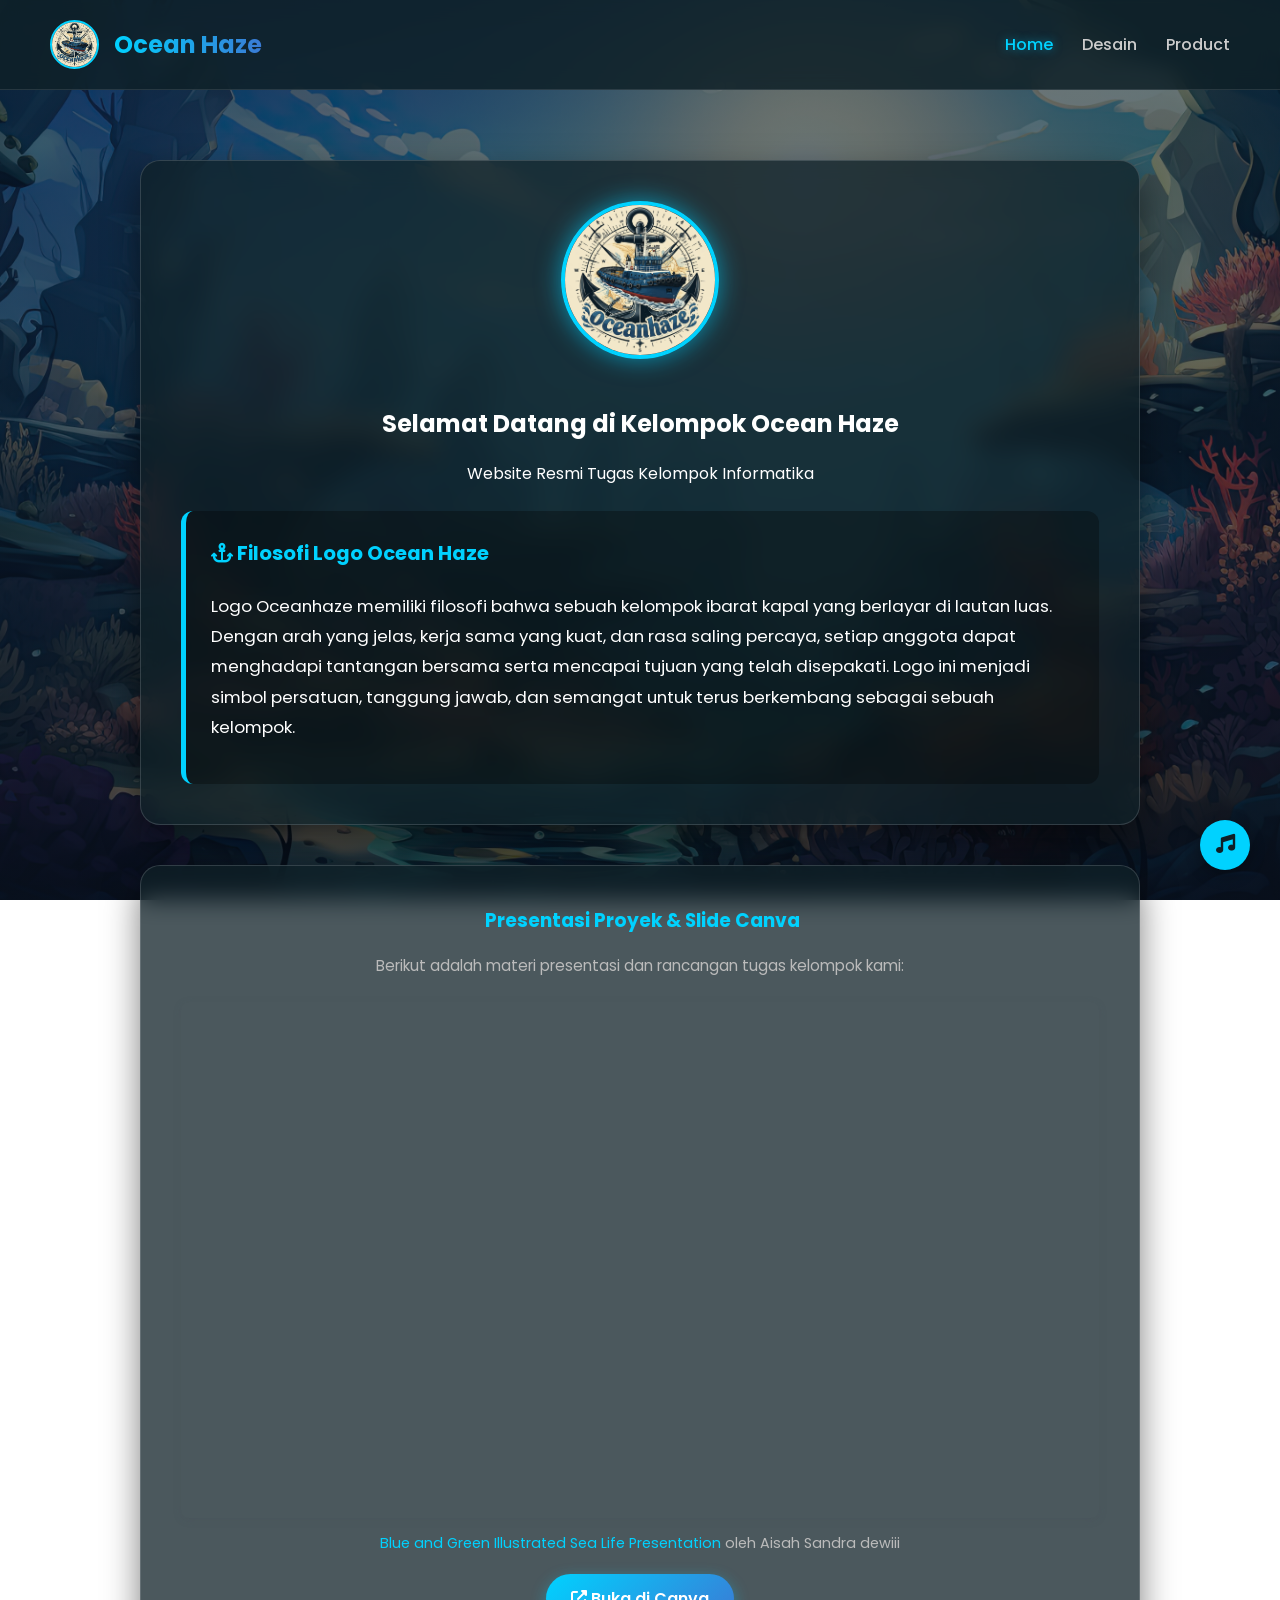
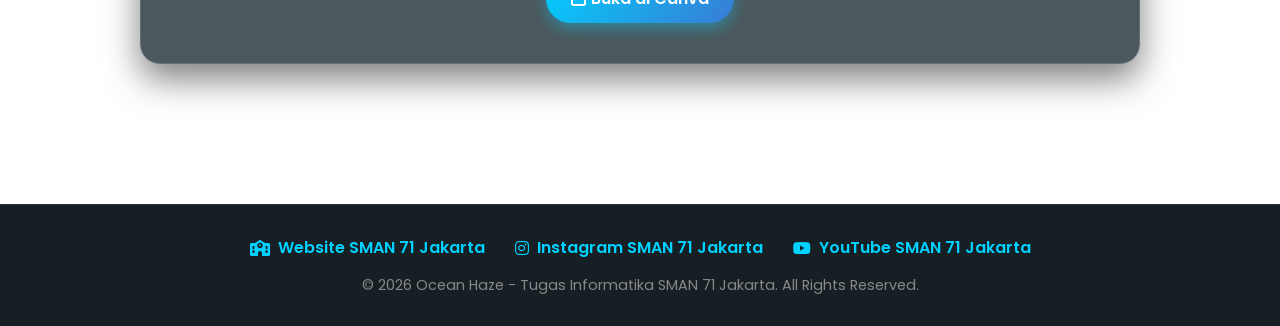
<file: index.html>
<!DOCTYPE html>
<html lang="id">
<head>
    <meta charset="UTF-8">
    <meta name="viewport" content="width=device-width, initial-scale=1.0">
    <title>Ocean Haze - Beranda</title>
    <!-- Google Fonts & FontAwesome untuk Ikon -->
    <link href="https://fonts.googleapis.com/css2?family=Poppins:wght@300;400;600;700&display=swap" rel="stylesheet">
    <link rel="stylesheet" href="https://cdnjs.cloudflare.com/ajax/libs/font-awesome/6.4.0/css/all.min.css">
    <style>
        /* Kustom Mouse Pointer bertema Ocean */
        body, html {
            cursor: url('https://img.icons8.com/color/24/water.png'), auto;
            margin: 0;
            padding: 0;
            font-family: 'Poppins', sans-serif;
            color: #fff;
            overflow-x: hidden;
            scroll-behavior: smooth;
        }

        /* Background Gambar Underwater Cartoon dengan Efek Overlay Gelap agar Teks Jelas */
        .ocean-bg {
            position: fixed;
            top: 0;
            left: 0;
            width: 100%;
            height: 100vh;
            background: linear-gradient(rgba(10, 30, 50, 0.6), rgba(10, 20, 35, 0.7)), 
                        url('view-underwater-sea-life-cartoon-style.jpg') no-repeat center center fixed;
            background-size: cover;
            z-index: -1;
        }

        /* Navigasi / Header */
        header {
            display: flex;
            justify-content: space-between;
            align-items: center;
            padding: 20px 50px;
            background: rgba(15, 32, 39, 0.85);
            backdrop-filter: blur(10px);
            position: sticky;
            top: 0;
            z-index: 100;
            border-bottom: 1px solid rgba(255, 255, 255, 0.1);
        }

        /* Styling untuk Link Logo & Judul */
        .logo-title-link {
            text-decoration: none;
            display: inline-block;
        }

        .logo-title {
            display: flex;
            align-items: center;
            gap: 15px;
            cursor: pointer;
        }

        .logo-title img {
            width: 45px;
            height: 45px;
            border-radius: 50%;
            object-fit: cover;
            border: 2px solid #00d2ff;
            transition: transform 0.3s ease;
        }

        .logo-title-link:hover .logo-title img {
            transform: scale(1.05);
        }

        .logo-title h1 {
            font-size: 1.5rem;
            margin: 0;
            background: linear-gradient(to right, #00d2ff, #3a7bd5);
            -webkit-background-clip: text;
            -webkit-text-fill-color: transparent;
        }

        nav a {
            color: #ccc;
            text-decoration: none;
            margin-left: 25px;
            font-weight: 500;
            transition: 0.3s;
        }

        nav a:hover, nav a.active {
            color: #00d2ff;
            text-shadow: 0 0 10px rgba(0, 210, 255, 0.5);
        }

        /* Konten Utama */
        .container {
            max-width: 1000px;
            margin: 50px auto;
            padding: 20px;
            text-align: center;
        }

        .hero-card {
            background: rgba(15, 32, 39, 0.75);
            backdrop-filter: blur(12px);
            border: 1px solid rgba(255, 255, 255, 0.15);
            border-radius: 20px;
            padding: 40px;
            box-shadow: 0 15px 35px rgba(0, 0, 0, 0.5);
            margin-bottom: 40px;
        }

        .main-logo {
            width: 150px;
            height: 150px;
            border-radius: 50%;
            object-fit: cover;
            border: 4px solid #00d2ff;
            box-shadow: 0 0 25px rgba(0, 210, 255, 0.6);
            margin-bottom: 20px;
            transition: transform 0.5s;
        }

        .main-logo:hover {
            transform: scale(1.05);
        }

        .philosophy-box {
            text-align: left;
            background: rgba(0, 0, 0, 0.3);
            padding: 25px;
            border-radius: 12px;
            border-left: 5px solid #00d2ff;
            margin-top: 25px;
            line-height: 1.8;
            font-size: 1.05rem;
        }

        /* Tombol Kustom untuk Canva */
        .tombol {
            display: inline-block;
            background: linear-gradient(135deg, #00d2ff, #3a7bd5);
            color: #fff;
            padding: 12px 25px;
            border-radius: 25px;
            text-decoration: none;
            font-weight: 600;
            margin-top: 20px;
            box-shadow: 0 5px 15px rgba(0, 210, 255, 0.4);
            transition: 0.3s;
        }

        .tombol:hover {
            transform: translateY(-2px);
            box-shadow: 0 8px 20px rgba(0, 210, 255, 0.6);
            color: #fff;
        }

        .canva-credits {
            margin-top: 15px;
            font-size: 0.9rem;
            color: #bbb;
        }

        .canva-credits a {
            color: #00d2ff;
            text-decoration: none;
        }

        .canva-credits a:hover {
            text-decoration: underline;
        }

        /* Backsound Control Button */
        .audio-control {
            position: fixed;
            bottom: 30px;
            right: 30px;
            background: #00d2ff;
            color: #0f2027;
            border: none;
            width: 50px;
            height: 50px;
            border-radius: 50%;
            cursor: pointer;
            box-shadow: 0 5px 15px rgba(0,0,0,0.3);
            font-size: 1.2rem;
            z-index: 1000;
            transition: 0.3s;
            display: flex;
            align-items: center;
            justify-content: center;
        }

        .audio-control:hover {
            transform: scale(1.1);
            background: #fff;
        }

        /* Footer Credential */
        footer {
            background: rgba(10, 20, 25, 0.95);
            padding: 30px 20px;
            text-align: center;
            border-top: 1px solid rgba(255, 255, 255, 0.1);
            margin-top: 80px;
        }

        .footer-links {
            display: flex;
            justify-content: center;
            gap: 30px;
            margin-bottom: 15px;
            flex-wrap: wrap;
        }

        .footer-links a {
            color: #00d2ff;
            text-decoration: none;
            font-weight: 600;
            display: flex;
            align-items: center;
            gap: 8px;
            transition: 0.3s;
        }

        .footer-links a:hover {
            color: #fff;
            text-shadow: 0 0 8px #00d2ff;
        }

        footer p {
            color: #888;
            font-size: 0.9rem;
            margin: 0;
        }
    </style>
</head>
<body>

    <!-- Background Gambar Bawah Laut -->
    <div class="ocean-bg"></div>

    <!-- Navigasi Website -->
    <header>
        <a href="index.html" class="logo-title-link">
            <div class="logo-title">
                <img src="logo1.jpg" alt="Logo Ocean Haze" onerror="this.src='https://via.placeholder.com/45'">
                <h1>Ocean Haze</h1>
            </div>
        </a>
        <nav>
            <a href="index.html" class="active">Home</a>
            <a href="desain.html">Desain</a>
            <a href="product.html">Product</a>
        </nav>
    </header>

    <!-- Konten Beranda -->
    <div class="container">
        <div class="hero-card">
            <!-- Logo Utama -->
            <img src="logo1.jpg" alt="Logo Ocean Haze" class="main-logo" onerror="this.src='https://via.placeholder.com/150'">
            <h2>Selamat Datang di Kelompok Ocean Haze</h2>
            <p>Website Resmi Tugas Kelompok Informatika</p>

            <!-- Filosofi Logo -->
            <div class="philosophy-box">
                <h3 style="margin-top: 0; color: #00d2ff;"><i class="fa-solid fa-anchor"></i> Filosofi Logo Ocean Haze</h3>
                <p>
                    Logo Oceanhaze memiliki filosofi bahwa sebuah kelompok ibarat kapal yang berlayar di lautan luas. 
                    Dengan arah yang jelas, kerja sama yang kuat, dan rasa saling percaya, setiap anggota dapat menghadapi 
                    tantangan bersama serta mencapai tujuan yang telah disepakati. Logo ini menjadi simbol persatuan, 
                    tanggung jawab, dan semangat untuk terus berkembang sebagai sebuah kelompok.
                </p>
            </div>
        </div>

        <!-- Frame Embed Slide Canva -->
        <div class="hero-card">
            <h3 style="color: #00d2ff; margin-top: 0;"><i class="fa-solid fa-presentation-screen"></i> Presentasi Proyek & Slide Canva</h3>
            <p style="color: #bbb; font-size: 0.95rem;">Berikut adalah materi presentasi dan rancangan tugas kelompok kami:</p>
            
            <div style="position: relative; width: 100%; height: 0; padding-top: 56.2500%; padding-bottom: 0; box-shadow: 0 2px 8px 0 rgba(63,69,81,0.16); margin-top: 1.6em; margin-bottom: 0.9em; overflow: hidden; border-radius: 8px; will-change: transform;">
                <iframe loading="lazy" style="position: absolute; width: 100%; height: 100%; top: 0; left: 0; border: none; padding: 0; margin: 0;"
                    src="https://www.canva.com/design/DAHXHnWVljQ/9hbPjhx41VE2E7U8H_aywQ/view?embed" allowfullscreen="allowfullscreen" allow="fullscreen">
                </iframe>
            </div>

            <div class="canva-credits">
                <a href="https://www.canva.com/design/DAHXHnWVljQ/9hbPjhx41VE2E7U8H_aywQ/view?utm_content=DAHXHnWVljQ&amp;utm_campaign=designshare&amp;utm_medium=embeds&amp;utm_source=link" target="_blank" rel="noopener">Blue and Green Illustrated Sea Life Presentation</a> oleh Aisah Sandra dewiii
            </div>

            <a href="https://canva.link/8p2ozuhrlakd3a4" target="_blank" rel="noopener" class="tombol">
                <i class="fa-solid fa-external-link-alt"></i> Buka di Canva
            </a>
        </div>
    </div>

    <!-- Tombol Backsound Interaktif & Sinkronisasi Antar Laman -->
    <audio id="bgm" loop>
        <source src="Ocean-Haze-Piano.mp3" type="audio/mpeg">
        Browser Anda tidak mendukung audio element.
    </audio>
    <button class="audio-control" id="audioBtn" onclick="toggleAudio()" title="Putar/Hentikan Musik">
        <i class="fa-solid fa-volume-high" id="audioIcon"></i>
    </button>

    <!-- Footer / Credential Akun -->
    <footer>
        <div class="footer-links">
            <a href="https://sman71.sch.id/" target="_blank"><i class="fa-solid fa-school"></i> Website SMAN 71 Jakarta</a>
            <a href="https://www.instagram.com/sman71jakarta/" target="_blank"><i class="fa-brands fa-instagram"></i> Instagram SMAN 71 Jakarta</a>
            <a href="https://www.youtube.com/channel/UCcI6dd5XcopDlPktm4pVB6A" target="_blank"><i class="fa-brands fa-youtube"></i> YouTube SMAN 71 Jakarta</a>
        </div>
        <p>&copy; 2026 Ocean Haze - Tugas Informatika SMAN 71 Jakarta. All Rights Reserved.</p>
    </footer>

	<script>
		const bgm = document.getElementById('bgm');
		const audioBtn = document.getElementById('audioBtn');
		const audioIcon = document.getElementById('audioIcon');

		window.addEventListener('DOMContentLoaded', () => {
			bgm.volume = 0.8;

			// Ambil waktu dan status terakhir dari localStorage
			let savedTime = parseFloat(localStorage.getItem('bgmCurrentTime')) || 0;
			let isPlaying = localStorage.getItem('bgmPlaying') === 'true'; // Default false kecuali diset true

			bgm.currentTime = savedTime;

			if (isPlaying) {
				updateButtonUI(true);
				bgm.play().then(() => {
					startTrackingTime();
				}).catch(error => {
					console.log("Autoplay dicegah browser, menunggu interaksi pengguna...");
					isPlaying = false;
					localStorage.setItem('bgmPlaying', 'false');
					updateButtonUI(false);
					setupUnlockListener();
				});
			} else {
				bgm.pause();
				updateButtonUI(false);
				setupUnlockListener();
			}
		});

		// Simpan posisi waktu lagu setiap 0.5 detik ke localStorage
		function startTrackingTime() {
			setInterval(() => {
				if (!bgm.paused) {
					localStorage.setItem('bgmCurrentTime', bgm.currentTime);
				}
			}, 500);
		}

		// Fungsi tombol play/pause
		function toggleAudio() {
			if (!bgm.paused) {
				bgm.pause();
				localStorage.setItem('bgmPlaying', 'false');
				updateButtonUI(false);
			} else {
				bgm.play().then(() => {
					localStorage.setItem('bgmPlaying', 'true');
					updateButtonUI(true);
					startTrackingTime();
				});
			}
		}

		// Mengubah tampilan ikon dan warna tombol
		function updateButtonUI(playing) {
			if (playing) {
				audioIcon.className = "fa-solid fa-volume-high";
				audioBtn.style.background = "#2ecc71"; // Hijau saat menyala
			} else {
				audioIcon.className = "fa-solid fa-music";
				audioBtn.style.background = "#00d2ff"; // Biru saat mati
			}
		}

		// Membuka blokir audio jika kebijakan browser mencegah autoplay
		function setupUnlockListener() {
			const unlockAudio = () => {
				if (localStorage.getItem('bgmPlaying') === 'true') {
					bgm.play().then(() => {
						updateButtonUI(true);
						startTrackingTime();
						window.removeEventListener('click', unlockAudio);
						window.removeEventListener('keydown', unlockAudio);
						window.removeEventListener('mousemove', unlockAudio);
					}).catch(e => console.log(e));
				}
			};

			window.addEventListener('click', unlockAudio);
			window.addEventListener('keydown', unlockAudio);
			window.addEventListener('mousemove', unlockAudio);
		}
	</script>
</body>
</html>
</file>
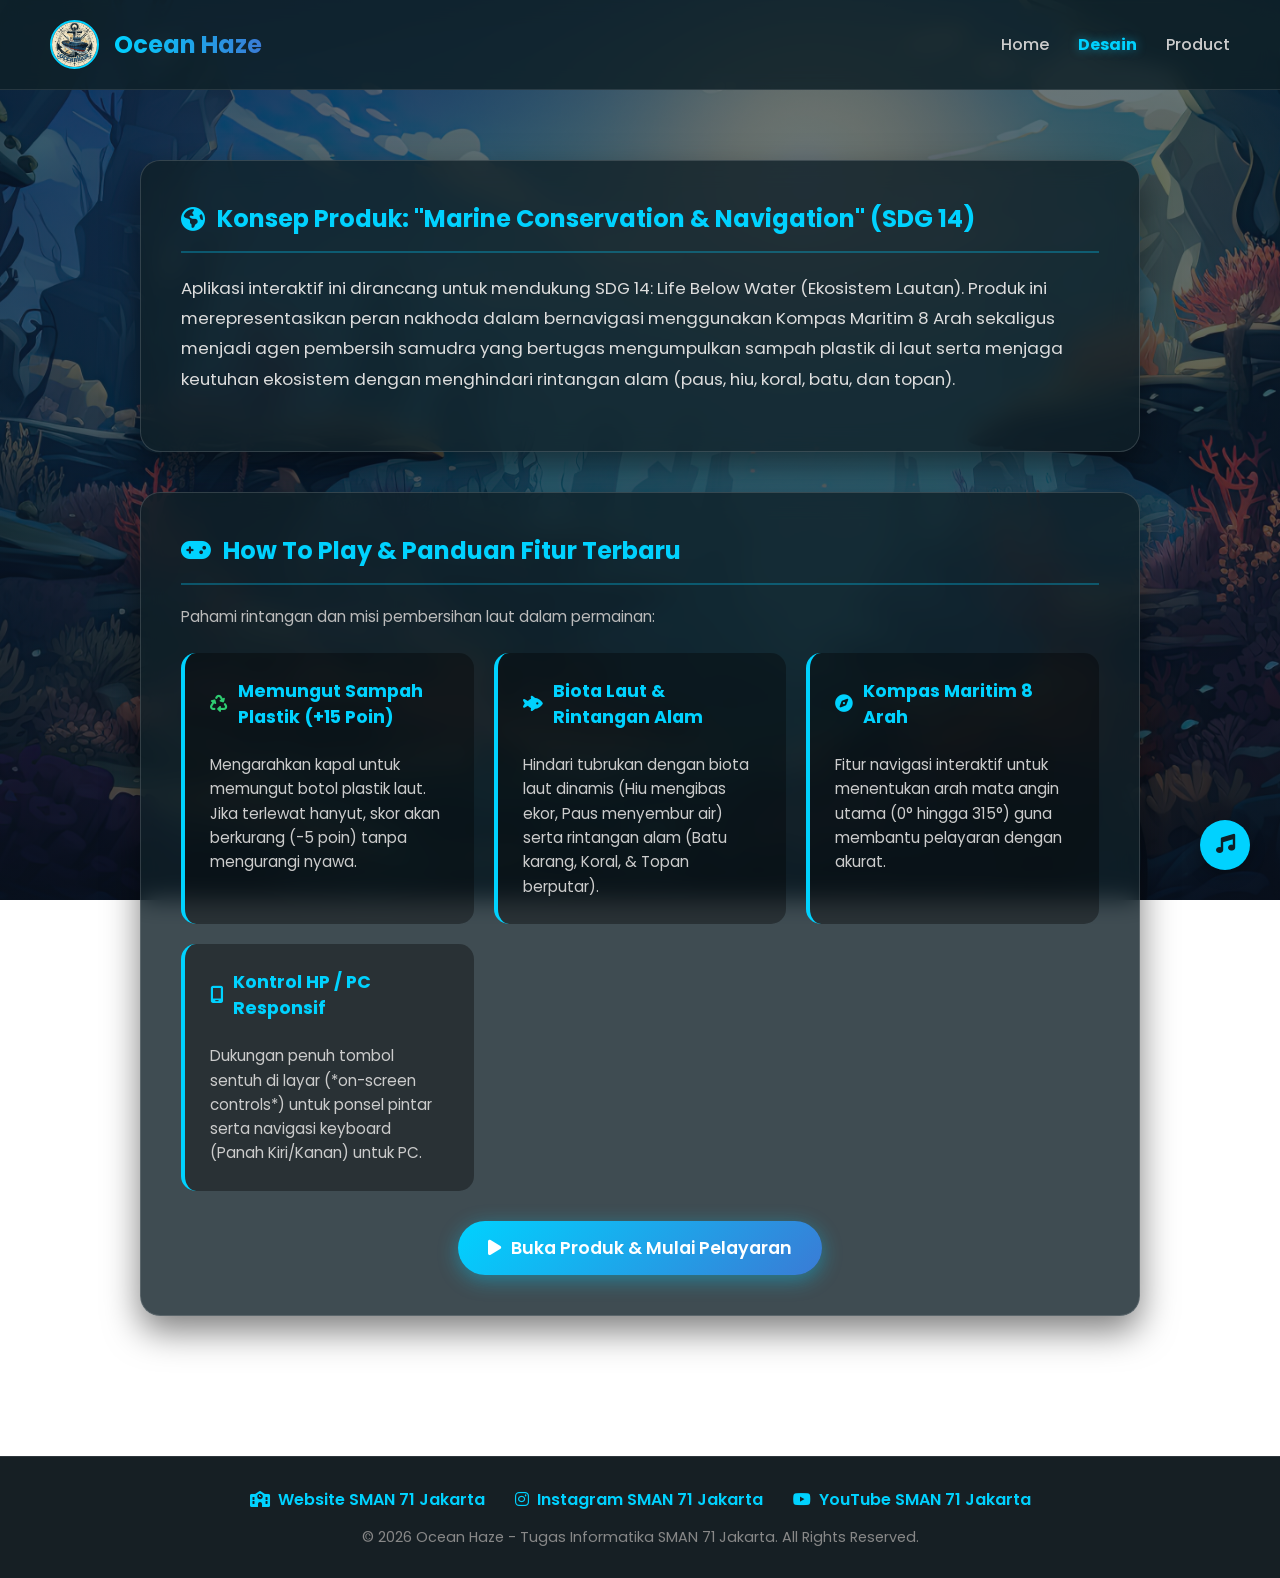
<file: desain.html>
<!DOCTYPE html>
<html lang="id">
<head>
    <meta charset="UTF-8">
    <meta name="viewport" content="width=device-width, initial-scale=1.0">
    <title>Ocean Haze - Desain & How To Play (SDG 14)</title>
    <!-- Google Fonts & FontAwesome -->
    <link href="https://fonts.googleapis.com/css2?family=Poppins:wght@300;400;600;700&display=swap" rel="stylesheet">
    <link rel="stylesheet" href="https://cdnjs.cloudflare.com/ajax/libs/font-awesome/6.4.0/css/all.min.css">
    <style>
        body, html {
            cursor: url('https://img.icons8.com/color/24/water.png'), auto;
            margin: 0;
            padding: 0;
            font-family: 'Poppins', sans-serif;
            color: #fff;
            overflow-x: hidden;
            scroll-behavior: smooth;
        }

        .ocean-bg {
            position: fixed;
            top: 0;
            left: 0;
            width: 100%;
            height: 100vh;
            background: linear-gradient(rgba(10, 30, 50, 0.6), rgba(10, 20, 35, 0.7)), 
                        url('view-underwater-sea-life-cartoon-style.jpg') no-repeat center center fixed;
            background-size: cover;
            z-index: -1;
        }

        header {
            display: flex;
            justify-content: space-between;
            align-items: center;
            padding: 20px 50px;
            background: rgba(15, 32, 39, 0.85);
            backdrop-filter: blur(10px);
            position: sticky;
            top: 0;
            z-index: 100;
            border-bottom: 1px solid rgba(255, 255, 255, 0.1);
        }

        .logo-title-link {
            text-decoration: none;
            display: inline-block;
        }

        .logo-title {
            display: flex;
            align-items: center;
            gap: 15px;
            cursor: pointer;
        }

        .logo-title img {
            width: 45px;
            height: 45px;
            border-radius: 50%;
            object-fit: cover;
            border: 2px solid #00d2ff;
            transition: transform 0.3s ease;
        }

        .logo-title-link:hover .logo-title img {
            transform: scale(1.05);
        }

        .logo-title h1 {
            font-size: 1.5rem;
            margin: 0;
            background: linear-gradient(to right, #00d2ff, #3a7bd5);
            -webkit-background-clip: text;
            -webkit-text-fill-color: transparent;
        }

        nav a {
            color: #ccc;
            text-decoration: none;
            margin-left: 25px;
            font-weight: 500;
            transition: 0.3s;
        }

        nav a:hover, nav a.active {
            color: #00d2ff;
            text-shadow: 0 0 10px rgba(0, 210, 255, 0.5);
        }

        nav a.active {
            color: #00d2ff;
            font-weight: 700;
        }

        .container {
            max-width: 1000px;
            margin: 50px auto;
            padding: 20px;
        }

        .section-card {
            background: rgba(15, 32, 39, 0.8);
            backdrop-filter: blur(12px);
            border: 1px solid rgba(255, 255, 255, 0.15);
            border-radius: 20px;
            padding: 40px;
            box-shadow: 0 15px 35px rgba(0, 0, 0, 0.5);
            margin-bottom: 40px;
        }

        .section-card h2 {
            color: #00d2ff;
            border-bottom: 2px solid rgba(0, 210, 255, 0.3);
            padding-bottom: 15px;
            margin-top: 0;
            display: flex;
            align-items: center;
            gap: 12px;
        }

        .grid-howto {
            display: grid;
            grid-template-columns: repeat(auto-fit, minmax(280px, 1fr));
            gap: 20px;
            margin-top: 25px;
        }

        .howto-item {
            background: rgba(0, 0, 0, 0.35);
            padding: 25px;
            border-radius: 15px;
            border-left: 4px solid #00d2ff;
            transition: transform 0.3s;
        }

        .howto-item:hover {
            transform: translateY(-5px);
            background: rgba(0, 0, 0, 0.5);
        }

        .howto-item h4 {
            color: #00d2ff;
            margin-top: 0;
            font-size: 1.1rem;
            display: flex;
            align-items: center;
            gap: 10px;
        }

        .howto-item p {
            color: #ccc;
            font-size: 0.95rem;
            line-height: 1.6;
            margin-bottom: 0;
        }

        .cta-container {
            text-align: center;
            margin-top: 30px;
        }

        .btn-play {
            display: inline-flex;
            align-items: center;
            gap: 10px;
            background: linear-gradient(135deg, #00d2ff, #3a7bd5);
            color: #fff;
            padding: 14px 30px;
            border-radius: 30px;
            text-decoration: none;
            font-weight: 600;
            font-size: 1.1rem;
            box-shadow: 0 5px 20px rgba(0, 210, 255, 0.4);
            transition: 0.3s;
        }

        .btn-play:hover {
            transform: translateY(-3px);
            box-shadow: 0 8px 25px rgba(0, 210, 255, 0.7);
        }

        .audio-control {
            position: fixed;
            bottom: 30px;
            right: 30px;
            background: #00d2ff;
            color: #0f2027;
            border: none;
            width: 50px;
            height: 50px;
            border-radius: 50%;
            cursor: pointer;
            box-shadow: 0 5px 15px rgba(0,0,0,0.3);
            font-size: 1.2rem;
            z-index: 1000;
            transition: 0.3s;
            display: flex;
            align-items: center;
            justify-content: center;
        }

        .audio-control:hover {
            transform: scale(1.1);
            background: #fff;
        }

        footer {
            background: rgba(10, 20, 25, 0.95);
            padding: 30px 20px;
            text-align: center;
            border-top: 1px solid rgba(255, 255, 255, 0.1);
            margin-top: 80px;
        }

        .footer-links {
            display: flex;
            justify-content: center;
            gap: 30px;
            margin-bottom: 15px;
            flex-wrap: wrap;
        }

        .footer-links a {
            color: #00d2ff;
            text-decoration: none;
            font-weight: 600;
            display: flex;
            align-items: center;
            gap: 8px;
            transition: 0.3s;
        }

        .footer-links a:hover {
            color: #fff;
            text-shadow: 0 0 8px #00d2ff;
        }

        footer p {
            color: #888;
            font-size: 0.9rem;
            margin: 0;
        }
    </style>
</head>
<body>

    <div class="ocean-bg"></div>

    <header>
        <a href="index.html" class="logo-title-link">
            <div class="logo-title">
                <img src="logo1.jpg" alt="Logo Ocean Haze" onerror="this.src='https://via.placeholder.com/45'">
                <h1>Ocean Haze</h1>
            </div>
        </a>
        <nav>
            <a href="index.html">Home</a>
            <a href="desain.html" class="active">Desain</a>
            <a href="product.html">Product</a>
        </nav>
    </header>

    <div class="container">
        
        <!-- Konsep Produk Berbasis SDG 14 -->
        <div class="section-card">
            <h2><i class="fa-solid fa-earth-americas"></i> Konsep Produk: "Marine Conservation & Navigation" (SDG 14)</h2>
            <p style="line-height: 1.8; color: #ddd; font-size: 1.05rem;">
                Aplikasi interaktif ini dirancang untuk mendukung SDG 14: Life Below Water (Ekosistem Lautan). Produk ini merepresentasikan peran nakhoda dalam bernavigasi menggunakan Kompas Maritim 8 Arah sekaligus menjadi agen pembersih samudra yang bertugas mengumpulkan sampah plastik di laut serta menjaga keutuhan ekosistem dengan menghindari rintangan alam (paus, hiu, koral, batu, dan topan).
            </p>
        </div>

        <!-- Panduan How To Play -->
        <div class="section-card">
            <h2><i class="fa-solid fa-gamepad"></i> How To Play & Panduan Fitur Terbaru</h2>
            <p style="color: #bbb; font-size: 0.95rem;">Pahami rintangan dan misi pembersihan laut dalam permainan:</p>

            <div class="grid-howto">
                <div class="howto-item">
                    <h4><i class="fa-solid fa-recycle" style="color: #2ecc71;"></i> Memungut Sampah Plastik (+15 Poin)</h4>
                    <p>Mengarahkan kapal untuk memungut botol plastik laut. Jika terlewat hanyut, skor akan berkurang (-5 poin) tanpa mengurangi nyawa.</p>
                </div>

                <div class="howto-item">
                    <h4><i class="fa-solid fa-fish-fins"></i> Biota Laut & Rintangan Alam</h4>
                    <p>Hindari tubrukan dengan biota laut dinamis (Hiu mengibas ekor, Paus menyembur air) serta rintangan alam (Batu karang, Koral, & Topan berputar).</p>
                </div>

                <div class="howto-item">
                    <h4><i class="fa-solid fa-compass"></i> Kompas Maritim 8 Arah</h4>
                    <p>Fitur navigasi interaktif untuk menentukan arah mata angin utama (0° hingga 315°) guna membantu pelayaran dengan akurat.</p>
                </div>

                <div class="howto-item">
                    <h4><i class="fa-solid fa-mobile-screen"></i> Kontrol HP / PC Responsif</h4>
                    <p>Dukungan penuh tombol sentuh di layar (*on-screen controls*) untuk ponsel pintar serta navigasi keyboard (Panah Kiri/Kanan) untuk PC.</p>
                </div>
            </div>

            <div class="cta-container">
                <a href="product.html" class="btn-play">
                    <i class="fa-solid fa-play"></i> Buka Produk & Mulai Pelayaran
                </a>
            </div>
        </div>

    </div>

    <audio id="bgm" loop>
        <source src="Ocean-Haze-Piano.mp3" type="audio/mpeg">
        Browser Anda tidak mendukung audio element.
    </audio>
    <button class="audio-control" id="audioBtn" onclick="toggleAudio()" title="Putar/Hentikan Musik">
        <i class="fa-solid fa-volume-high" id="audioIcon"></i>
    </button>

    <footer>
        <div class="footer-links">
            <a href="https://sman71.sch.id/" target="_blank"><i class="fa-solid fa-school"></i> Website SMAN 71 Jakarta</a>
            <a href="https://www.instagram.com/sman71jakarta/" target="_blank"><i class="fa-brands fa-instagram"></i> Instagram SMAN 71 Jakarta</a>
            <a href="https://www.youtube.com/channel/UCcI6dd5XcopDlPktm4pVB6A" target="_blank"><i class="fa-brands fa-youtube"></i> YouTube SMAN 71 Jakarta</a>
        </div>
        <p>&copy; 2026 Ocean Haze - Tugas Informatika SMAN 71 Jakarta. All Rights Reserved.</p>
    </footer>

    <script>
        const bgm = document.getElementById('bgm');
        const audioBtn = document.getElementById('audioBtn');
        const audioIcon = document.getElementById('audioIcon');

        window.addEventListener('DOMContentLoaded', () => {
            bgm.volume = 0.8;
            let savedTime = parseFloat(localStorage.getItem('bgmCurrentTime')) || 0;
            let isPlaying = localStorage.getItem('bgmPlaying') === 'true';

            bgm.currentTime = savedTime;

            if (isPlaying) {
                updateButtonUI(true);
                bgm.play().then(() => {
                    startTrackingTime();
                }).catch(error => {
                    localStorage.setItem('bgmPlaying', 'false');
                    updateButtonUI(false);
                    setupUnlockListener();
                });
            } else {
                bgm.pause();
                updateButtonUI(false);
                setupUnlockListener();
            }
        });

        function startTrackingTime() {
            setInterval(() => {
                if (!bgm.paused) {
                    localStorage.setItem('bgmCurrentTime', bgm.currentTime);
                }
            }, 500);
        }

        function toggleAudio() {
            if (!bgm.paused) {
                bgm.pause();
                localStorage.setItem('bgmPlaying', 'false');
                updateButtonUI(false);
            } else {
                bgm.play().then(() => {
                    localStorage.setItem('bgmPlaying', 'true');
                    updateButtonUI(true);
                    startTrackingTime();
                });
            }
        }

        function updateButtonUI(playing) {
            if (playing) {
                audioIcon.className = "fa-solid fa-volume-high";
                audioBtn.style.background = "#2ecc71";
            } else {
                audioIcon.className = "fa-solid fa-music";
                audioBtn.style.background = "#00d2ff";
            }
        }

        function setupUnlockListener() {
            const unlockAudio = () => {
                if (localStorage.getItem('bgmPlaying') === 'true') {
                    bgm.play().then(() => {
                        updateButtonUI(true);
                        startTrackingTime();
                        window.removeEventListener('click', unlockAudio);
                        window.removeEventListener('keydown', unlockAudio);
                        window.removeEventListener('mousemove', unlockAudio);
                    }).catch(e => console.log(e));
                }
            };
            window.addEventListener('click', unlockAudio);
            window.addEventListener('keydown', unlockAudio);
            window.addEventListener('mousemove', unlockAudio);
        }
    </script>
</body>
</html>
</file>
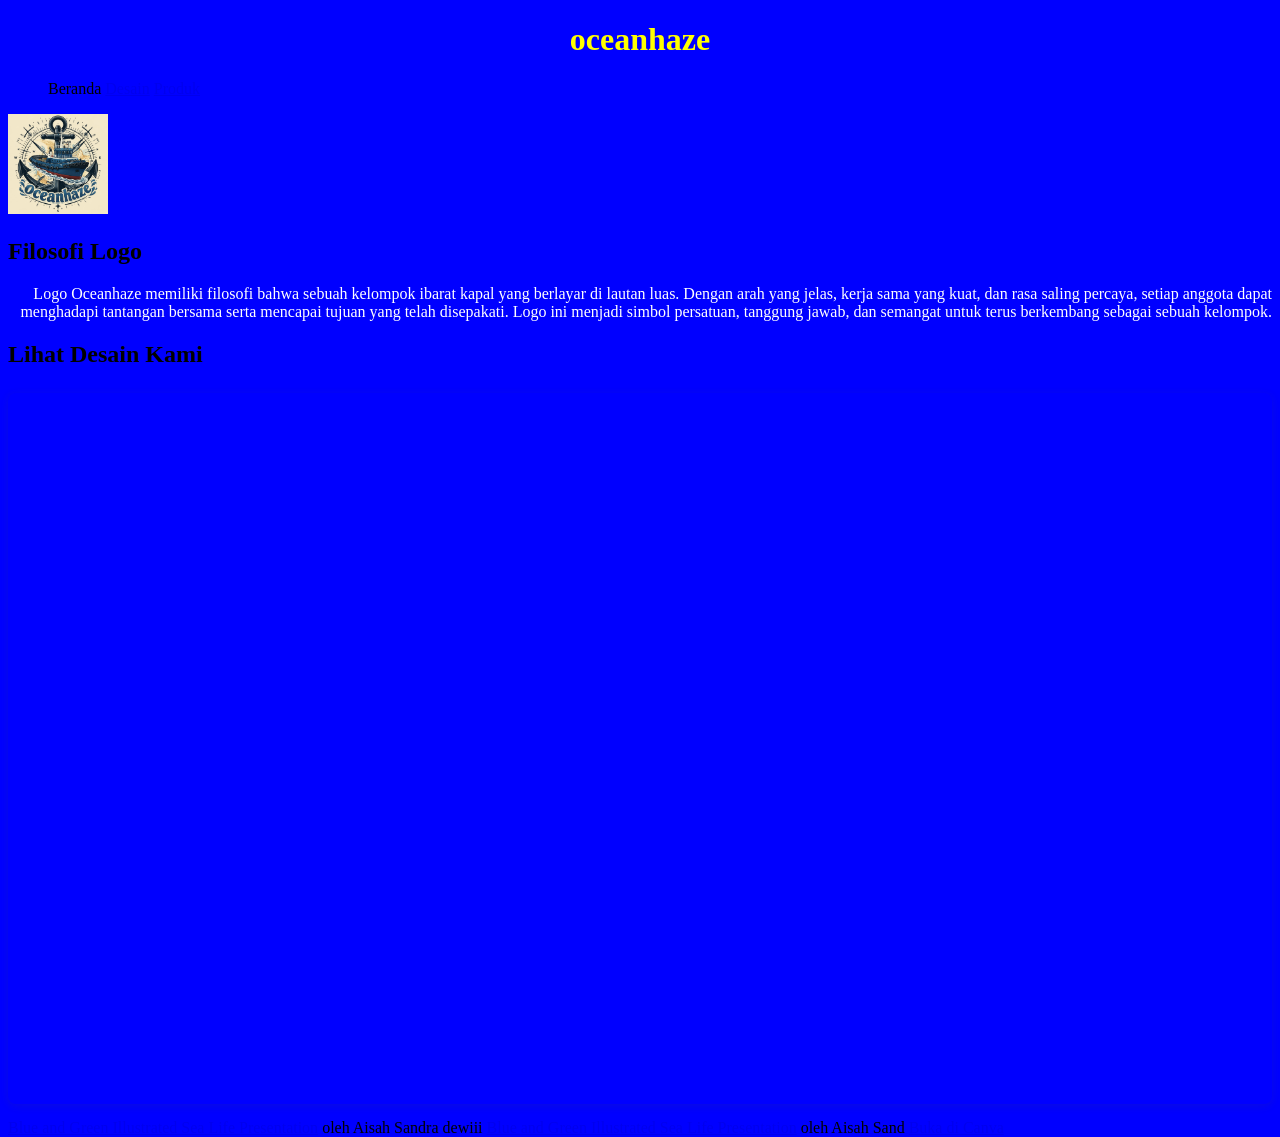
<file: index(v1).html>
<!DOCTYPE html>
<html lang="id">
<head>
  <meta charset="UTF-8">
  <meta name="viewport" content="width=device-width, initial-scale=1.0">
  <title>oceanhaze</title>
  <link rel="stylesheet" href="style.css">
</head>
<body>
  
    <h1>oceanhaze</h1>

    <ul>
      <li>Beranda</li>
      <li><a href="desain.html">Desain</a></li>
      <li><a href="produk.html">Produk</a></li>
    </ul>

    <img src="logo1.jpg" alt="oceanhaze" class="logo">

    <h2>Filosofi Logo</h2>
    <p>Logo Oceanhaze memiliki filosofi bahwa sebuah kelompok ibarat kapal yang berlayar di lautan luas. Dengan arah yang jelas, kerja sama yang kuat, dan rasa saling percaya, setiap anggota dapat menghadapi tantangan bersama serta mencapai tujuan yang telah disepakati. Logo ini menjadi simbol persatuan, tanggung jawab, dan semangat untuk terus berkembang sebagai sebuah kelompok.   </p>

    <h2>Lihat Desain Kami</h2>

<div style="position: relative; width: 100%; height: 0; padding-top: 56.2500%;
 padding-bottom: 0; box-shadow: 0 2px 8px 0 rgba(63,69,81,0.16); margin-top: 1.6em; margin-bottom: 0.9em; overflow: hidden;
 border-radius: 8px; will-change: transform;">
  <iframe loading="lazy" style="position: absolute; width: 100%; height: 100%; top: 0; left: 0; border: none; padding: 0;margin: 0;"
    src="https://www.canva.com/design/DAHXHnWVljQ/9hbPjhx41VE2E7U8H_aywQ/view?embed" allowfullscreen="allowfullscreen" allow="fullscreen">
  </iframe>
</div>
<a href="https:&#x2F;&#x2F;www.canva.com&#x2F;design&#x2F;DAHXHnWVljQ&#x2F;9hbPjhx41VE2E7U8H_aywQ&#x2F;view?utm_content=DAHXHnWVljQ&amp;utm_campaign=designshare&amp;utm_medium=embeds&amp;utm_source=link" target="_blank" rel="noopener">Blue and Green Illustrated Sea Life Presentation</a> oleh Aisah Sandra dewiii
<a href="https:&#x2F;&#x2F;www.canva.com&#x2F;design&#x2F;DAHXHnWVljQ&#x2F;9hbPjhx41VE2E7U8H_aywQ&#x2F;view?utm_content=DAHXHnWVljQ&amp;utm_campaign=designshare&amp;utm_medium=embeds&amp;utm_source=link" target="_blank" rel="noopener">Blue and Green Illustrated Sea Life Presentation</a> oleh Aisah Sand

<a href="https://canva.link/8p2ozuhrlakd3a4" target="_blank" rel="noopener" class="tombol">
  Buka di Canva</a>
  </div>
</body>
</html>
</file>
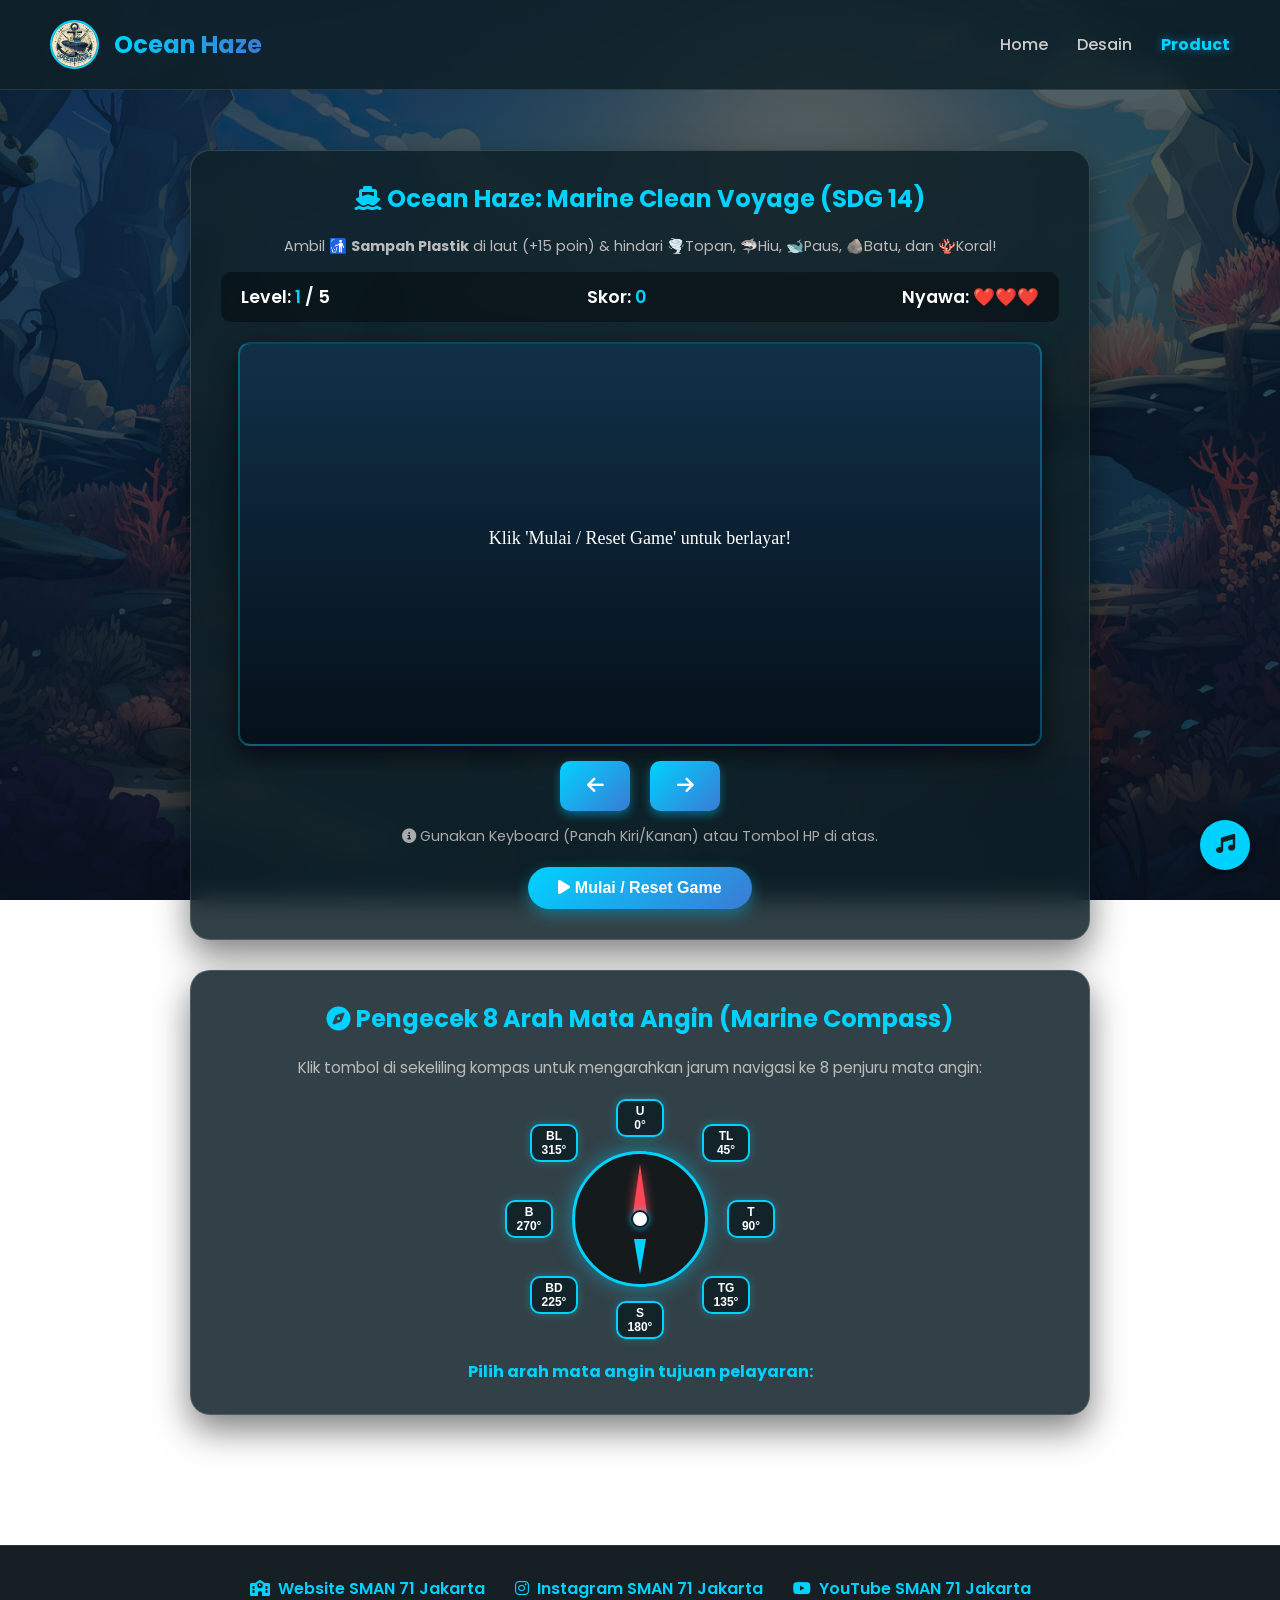
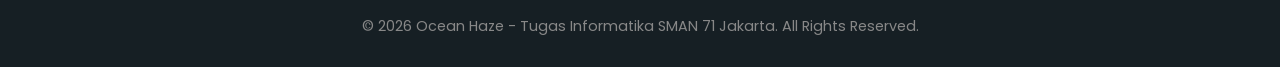
<file: product.html>
<!DOCTYPE html>
<html lang="id">
<head>
    <meta charset="UTF-8">
    <meta name="viewport" content="width=device-width, initial-scale=1.0">
    <title>Ocean Haze - Product & Kompas Navigasi (SDG 14)</title>
    <!-- Google Fonts & FontAwesome -->
    <link href="https://fonts.googleapis.com/css2?family=Poppins:wght@300;400;600;700&display=swap" rel="stylesheet">
    <link rel="stylesheet" href="https://cdnjs.cloudflare.com/ajax/libs/font-awesome/6.4.0/css/all.min.css">
    <style>
        body, html {
            cursor: url('https://img.icons8.com/color/24/water.png'), auto;
            margin: 0;
            padding: 0;
            font-family: 'Poppins', sans-serif;
            color: #fff;
            overflow-x: hidden;
            scroll-behavior: smooth;
        }

        .ocean-bg {
            position: fixed;
            top: 0;
            left: 0;
            width: 100%;
            height: 100vh;
            background: linear-gradient(rgba(10, 30, 50, 0.7), rgba(10, 20, 35, 0.8)), 
                        url('view-underwater-sea-life-cartoon-style.jpg') no-repeat center center fixed;
            background-size: cover;
            z-index: -1;
        }

        header {
            display: flex;
            justify-content: space-between;
            align-items: center;
            padding: 20px 50px;
            background: rgba(15, 32, 39, 0.85);
            backdrop-filter: blur(10px);
            position: sticky;
            top: 0;
            z-index: 100;
            border-bottom: 1px solid rgba(255, 255, 255, 0.1);
        }

        .logo-title-link {
            text-decoration: none;
            display: inline-block;
        }

        .logo-title {
            display: flex;
            align-items: center;
            gap: 15px;
            cursor: pointer;
        }

        .logo-title img {
            width: 45px;
            height: 45px;
            border-radius: 50%;
            object-fit: cover;
            border: 2px solid #00d2ff;
            transition: transform 0.3s ease;
        }

        .logo-title-link:hover .logo-title img {
            transform: scale(1.05);
        }

        .logo-title h1 {
            font-size: 1.5rem;
            margin: 0;
            background: linear-gradient(to right, #00d2ff, #3a7bd5);
            -webkit-background-clip: text;
            -webkit-text-fill-color: transparent;
        }

        nav a {
            color: #ccc;
            text-decoration: none;
            margin-left: 25px;
            font-weight: 500;
            transition: 0.3s;
        }

        nav a:hover, nav a.active {
            color: #00d2ff;
            text-shadow: 0 0 10px rgba(0, 210, 255, 0.5);
        }

        nav a.active {
            color: #00d2ff;
            font-weight: 700;
        }

        .container {
            max-width: 900px;
            margin: 40px auto;
            padding: 20px;
            text-align: center;
        }

        .game-card, .compass-card {
            background: rgba(15, 32, 39, 0.85);
            backdrop-filter: blur(12px);
            border: 1px solid rgba(255, 255, 255, 0.15);
            border-radius: 20px;
            padding: 30px;
            box-shadow: 0 15px 35px rgba(0, 0, 0, 0.5);
            margin-bottom: 30px;
        }

        .game-header {
            display: flex;
            justify-content: space-between;
            align-items: center;
            background: rgba(0, 0, 0, 0.4);
            padding: 12px 20px;
            border-radius: 10px;
            margin-bottom: 20px;
            font-size: 1.1rem;
            font-weight: 600;
            flex-wrap: wrap;
            gap: 10px;
        }

        .stat-item span {
            color: #00d2ff;
        }

        canvas {
            background: linear-gradient(to bottom, #103048, #05101a);
            border-radius: 12px;
            border: 2px solid rgba(0, 210, 255, 0.3);
            box-shadow: 0 10px 25px rgba(0, 0, 0, 0.6);
            display: block;
            margin: 0 auto;
            max-width: 100%;
            height: auto;
        }

        .mobile-controls {
            display: flex;
            justify-content: center;
            gap: 20px;
            margin-top: 15px;
        }

        .ctrl-btn {
            background: linear-gradient(135deg, #00d2ff, #3a7bd5);
            color: #fff;
            border: none;
            width: 70px;
            height: 50px;
            border-radius: 10px;
            font-size: 1.2rem;
            font-weight: bold;
            cursor: pointer;
            box-shadow: 0 4px 10px rgba(0, 210, 255, 0.4);
            transition: 0.2s;
        }

        .ctrl-btn:active {
            transform: scale(0.95);
            background: #fff;
            color: #0f2027;
        }

        .game-controls-info {
            margin-top: 15px;
            color: #aaa;
            font-size: 0.9rem;
        }

        .btn-game {
            background: linear-gradient(135deg, #00d2ff, #3a7bd5);
            color: #fff;
            border: none;
            padding: 12px 30px;
            border-radius: 25px;
            font-size: 1rem;
            font-weight: 600;
            cursor: pointer;
            margin-top: 20px;
            box-shadow: 0 5px 15px rgba(0, 210, 255, 0.4);
            transition: 0.3s;
        }

        .btn-game:hover {
            transform: translateY(-2px);
            box-shadow: 0 8px 20px rgba(0, 210, 255, 0.6);
        }

        /* COMPASS STYLES */
        .compass-outer-wrapper {
            position: relative;
            width: 240px;
            height: 240px;
            margin: 20px auto;
            display: flex;
            align-items: center;
            justify-content: center;
        }

        .compass-circle {
            width: 130px;
            height: 130px;
            border: 3px solid #00d2ff;
            border-radius: 50%;
            position: absolute;
            background: rgba(0, 0, 0, 0.6);
            display: flex;
            align-items: center;
            justify-content: center;
            box-shadow: 0 0 20px rgba(0, 210, 255, 0.5);
            z-index: 2;
        }

        .compass-needle-wrapper {
            position: absolute;
            width: 100%;
            height: 100%;
            display: flex;
            align-items: center;
            justify-content: center;
            transition: transform 0.6s cubic-bezier(0.34, 1.56, 0.64, 1);
        }

        .compass-arrow-up {
            position: absolute;
            top: 10px;
            width: 0;
            height: 0;
            border-left: 7px solid transparent;
            border-right: 7px solid transparent;
            border-bottom: 50px solid #ff4757;
            filter: drop-shadow(0 0 5px rgba(255, 71, 87, 0.8));
        }

        .compass-arrow-down {
            position: absolute;
            bottom: 10px;
            width: 0;
            height: 0;
            border-left: 6px solid transparent;
            border-right: 6px solid transparent;
            border-top: 35px solid #00d2ff;
        }

        .compass-center-pin {
            width: 14px;
            height: 14px;
            background: #fff;
            border: 2px solid #0f2027;
            border-radius: 50%;
            position: absolute;
            z-index: 10;
            box-shadow: 0 0 6px rgba(0, 210, 255, 0.8);
        }

        .circle-btn {
            position: absolute;
            width: 48px;
            height: 38px;
            background: rgba(15, 32, 39, 0.9);
            border: 2px solid #00d2ff;
            color: #fff;
            border-radius: 10px;
            font-weight: bold;
            font-size: 0.75rem;
            cursor: pointer;
            box-shadow: 0 0 8px rgba(0, 210, 255, 0.3);
            transition: 0.3s;
            z-index: 5;
            display: flex;
            align-items: center;
            justify-content: center;
        }

        .circle-btn:hover, .circle-btn.active {
            background: #00d2ff;
            color: #0f2027;
            transform: scale(1.1);
            box-shadow: 0 0 15px rgba(0, 210, 255, 0.9);
        }

        .btn-u  { top: 0px; left: 50%; transform: translateX(-50%); }
        .btn-tl { top: 25px; right: 10px; }
        .btn-t  { top: 50%; right: -15px; transform: translateY(-50%); }
        .btn-tg { bottom: 25px; right: 10px; }
        .btn-s  { bottom: 0px; left: 50%; transform: translateX(-50%); }
        .btn-bd { bottom: 25px; left: 10px; }
        .btn-b  { top: 50%; left: -15px; transform: translateY(-50%); }
        .btn-bl { top: 25px; left: 10px; }

        .compass-label {
            font-weight: bold;
            font-size: 1rem;
            color: #00d2ff;
            margin-top: 15px;
        }

        .audio-control {
            position: fixed;
            bottom: 30px;
            right: 30px;
            background: #00d2ff;
            color: #0f2027;
            border: none;
            width: 50px;
            height: 50px;
            border-radius: 50%;
            cursor: pointer;
            box-shadow: 0 5px 15px rgba(0,0,0,0.3);
            font-size: 1.2rem;
            z-index: 1000;
            transition: 0.3s;
            display: flex;
            align-items: center;
            justify-content: center;
        }

        .audio-control:hover {
            transform: scale(1.1);
            background: #fff;
        }

        footer {
            background: rgba(10, 20, 25, 0.95);
            padding: 30px 20px;
            text-align: center;
            border-top: 1px solid rgba(255, 255, 255, 0.1);
            margin-top: 80px;
        }

        .footer-links {
            display: flex;
            justify-content: center;
            gap: 30px;
            margin-bottom: 15px;
            flex-wrap: wrap;
        }

        .footer-links a {
            color: #00d2ff;
            text-decoration: none;
            font-weight: 600;
            display: flex;
            align-items: center;
            gap: 8px;
            transition: 0.3s;
        }

        .footer-links a:hover {
            color: #fff;
            text-shadow: 0 0 8px #00d2ff;
        }

        footer p {
            color: #888;
            font-size: 0.9rem;
            margin: 0;
        }
    </style>
</head>
<body>

    <div class="ocean-bg"></div>

    <header>
        <a href="index.html" class="logo-title-link">
            <div class="logo-title">
                <img src="logo1.jpg" alt="Logo Ocean Haze" onerror="this.src='https://via.placeholder.com/45'">
                <h1>Ocean Haze</h1>
            </div>
        </a>
        <nav>
            <a href="index.html">Home</a>
            <a href="desain.html">Desain</a>
            <a href="product.html" class="active">Product</a>
        </nav>
    </header>

    <div class="container">
        
        <div class="game-card">
            <h2 style="color: #00d2ff; margin-top: 0;"><i class="fa-solid fa-ship"></i> Ocean Haze: Marine Clean Voyage (SDG 14)</h2>
            <p style="color: #bbb; font-size: 0.9rem; margin-bottom: 15px;">
                Ambil 🚮 <b>Sampah Plastik</b> di laut (+15 poin) & hindari 🌪️Topan, 🦈Hiu, 🐋Paus, 🪨Batu, dan 🪸Koral!
            </p>

            <div class="game-header">
                <div class="stat-item">Level: <span id="levelDisplay">1</span> / 5</div>
                <div class="stat-item">Skor: <span id="scoreDisplay">0</span></div>
                <div class="stat-item">Nyawa: <span id="livesDisplay">❤️❤️❤️</span></div>
            </div>

            <canvas id="gameCanvas" width="800" height="400"></canvas>

            <div class="mobile-controls">
                <button class="ctrl-btn" ontouchstart="moveLeft()" onmousedown="moveLeft()" onmouseup="stopBoat()" ontouchend="stopBoat()"><i class="fa-solid fa-arrow-left"></i></button>
                <button class="ctrl-btn" ontouchstart="moveRight()" onmousedown="moveRight()" onmouseup="stopBoat()" ontouchend="stopBoat()"><i class="fa-solid fa-arrow-right"></i></button>
            </div>

            <div class="game-controls-info">
                <i class="fa-solid fa-circle-info"></i> Gunakan Keyboard (Panah Kiri/Kanan) atau Tombol HP di atas.
            </div>

            <button class="btn-game" id="startBtn" onclick="startGame()"><i class="fa-solid fa-play"></i> Mulai / Reset Game</button>
        </div>

        <div class="compass-card">
            <h2 style="color: #00d2ff; margin-top: 0;"><i class="fa-solid fa-compass"></i> Pengecek 8 Arah Mata Angin (Marine Compass)</h2>
            <p style="color: #bbb; font-size: 0.95rem;">
                Klik tombol di sekeliling kompas untuk mengarahkan jarum navigasi ke 8 penjuru mata angin:
            </p>

            <div class="compass-outer-wrapper">
                <div class="compass-circle">
                    <div class="compass-needle-wrapper" id="compassNeedleWrapper">
                        <div class="compass-arrow-up"></div>
                        <div class="compass-arrow-down"></div>
                    </div>
                    <div class="compass-center-pin"></div>
                </div>

                <button class="circle-btn btn-u" onclick="setDirection('Utara', 0, this)">U<br>0°</button>
                <button class="circle-btn btn-tl" onclick="setDirection('Timur Laut', 45, this)">TL<br>45°</button>
                <button class="circle-btn btn-t" onclick="setDirection('Timur', 90, this)">T<br>90°</button>
                <button class="circle-btn btn-tg" onclick="setDirection('Tenggara', 135, this)">TG<br>135°</button>
                <button class="circle-btn btn-s" onclick="setDirection('Selatan', 180, this)">S<br>180°</button>
                <button class="circle-btn btn-bd" onclick="setDirection('Barat Daya', 225, this)">BD<br>225°</button>
                <button class="circle-btn btn-b" onclick="setDirection('Barat', 270, this)">B<br>270°</button>
                <button class="circle-btn btn-bl" onclick="setDirection('Barat Laut', 315, this)">BL<br>315°</button>
            </div>

            <div class="compass-label" id="directionStatus">Pilih arah mata angin tujuan pelayaran:</div>
        </div>

    </div>

    <audio id="bgm" loop>
        <source src="Ocean-Haze-Piano.mp3" type="audio/mpeg">
        Browser Anda tidak mendukung audio element.
    </audio>
    <button class="audio-control" id="audioBtn" onclick="toggleAudio()" title="Putar/Hentikan Musik">
        <i class="fa-solid fa-volume-high" id="audioIcon"></i>
    </button>

    <footer>
        <div class="footer-links">
            <a href="https://sman71.sch.id/" target="_blank"><i class="fa-solid fa-school"></i> Website SMAN 71 Jakarta</a>
            <a href="https://www.instagram.com/sman71jakarta/" target="_blank"><i class="fa-brands fa-instagram"></i> Instagram SMAN 71 Jakarta</a>
            <a href="https://www.youtube.com/channel/UCcI6dd5XcopDlPktm4pVB6A" target="_blank"><i class="fa-brands fa-youtube"></i> YouTube SMAN 71 Jakarta</a>
        </div>
        <p>&copy; 2026 Ocean Haze - Tugas Informatika SMAN 71 Jakarta. All Rights Reserved.</p>
    </footer>

    <script>
        // 1. SINKRONISASI BGM PERSISTEN
        const bgm = document.getElementById('bgm');
        const audioBtn = document.getElementById('audioBtn');
        const audioIcon = document.getElementById('audioIcon');

        window.addEventListener('DOMContentLoaded', () => {
            bgm.volume = 0.8;
            let savedTime = parseFloat(localStorage.getItem('bgmCurrentTime')) || 0;
            let isPlaying = localStorage.getItem('bgmPlaying') === 'true';

            bgm.currentTime = savedTime;

            if (isPlaying) {
                updateButtonUI(true);
                bgm.play().then(() => {
                    startTrackingTime();
                }).catch(error => {
                    localStorage.setItem('bgmPlaying', 'false');
                    updateButtonUI(false);
                    setupUnlockListener();
                });
            } else {
                bgm.pause();
                updateButtonUI(false);
                setupUnlockListener();
            }
        });

        function startTrackingTime() {
            setInterval(() => {
                if (!bgm.paused) {
                    localStorage.setItem('bgmCurrentTime', bgm.currentTime);
                }
            }, 500);
        }

        function toggleAudio() {
            if (!bgm.paused) {
                bgm.pause();
                localStorage.setItem('bgmPlaying', 'false');
                updateButtonUI(false);
            } else {
                bgm.play().then(() => {
                    localStorage.setItem('bgmPlaying', 'true');
                    updateButtonUI(true);
                    startTrackingTime();
                });
            }
        }

        function updateButtonUI(playing) {
            if (playing) {
                audioIcon.className = "fa-solid fa-volume-high";
                audioBtn.style.background = "#2ecc71";
            } else {
                audioIcon.className = "fa-solid fa-music";
                audioBtn.style.background = "#00d2ff";
            }
        }

        function setupUnlockListener() {
            const unlockAudio = () => {
                if (localStorage.getItem('bgmPlaying') === 'true') {
                    bgm.play().then(() => {
                        updateButtonUI(true);
                        startTrackingTime();
                        window.removeEventListener('click', unlockAudio);
                        window.removeEventListener('keydown', unlockAudio);
                        window.removeEventListener('mousemove', unlockAudio);
                    }).catch(e => console.log(e));
                }
            };
            window.addEventListener('click', unlockAudio);
            window.addEventListener('keydown', unlockAudio);
            window.addEventListener('mousemove', unlockAudio);
        }

        // 2. LOGIKA GAME RINTANGAN & SAMPAH
        const canvas = document.getElementById("gameCanvas");
        const ctx = canvas.getContext("2d");

        let boat = { x: 375, y: 320, width: 60, height: 50, speed: 7, dx: 0 };
        let items = [];
        let score = 0;
        let lives = 3;
        let level = 1;
        let gameInterval = null;
        let spawnTimer = 0;

        window.addEventListener("keydown", (e) => {
            if(e.key === "ArrowLeft" || e.key === "a") moveLeft();
            if(e.key === "ArrowRight" || e.key === "d") moveRight();
        });
        window.addEventListener("keyup", (e) => {
            if(e.key === "ArrowLeft" || e.key === "a" || e.key === "ArrowRight" || e.key === "d") stopBoat();
        });

        function moveLeft() { boat.dx = -boat.speed; }
        function moveRight() { boat.dx = boat.speed; }
        function stopBoat() { boat.dx = 0; }

        function startGame() {
            boat.x = 375;
            items = [];
            score = 0;
            lives = 3;
            level = 1;
            spawnTimer = 0;
            document.getElementById("scoreDisplay").innerText = score;
            document.getElementById("levelDisplay").innerText = level;
            document.getElementById("livesDisplay").innerText = "❤️".repeat(lives);
            document.getElementById("startBtn").innerText = "Main Lagi (Reset)";
            if(gameInterval) clearInterval(gameInterval);
            gameInterval = setInterval(updateGame, 1000 / 60);
        }

        // MONSTER & OBSTACLES & TRASH SPAWNER
        function spawnItem() {
            let types = ["sampah", "topan", "hiu", "paus", "batu", "koral"];
            // Probabilitas: 35% Sampah, sisanya Rintangan
            let rand = Math.random();
            let chosenType = "sampah";
            if (rand > 0.35) {
                let obsTypes = ["topan", "hiu", "paus", "batu", "koral"];
                chosenType = obsTypes[Math.floor(Math.random() * obsTypes.length)];
            }

            let baseSize = 45;
            if(chosenType === "paus") baseSize = 65; // Paus lebih besar
            if(chosenType === "sampah") baseSize = 35; // Sampah lebih kecil

            let xPos = Math.random() * (canvas.width - baseSize - 20) + 10;
            let speedMultiplier = 1 + (level - 1) * 0.3;

            items.push({
                x: xPos,
                y: -70,
                width: baseSize,
                height: baseSize,
                speed: (2.2 + Math.random() * 2) * speedMultiplier,
                type: chosenType,
                angle: 0,
                rotSpeed: (Math.random() * 0.08) + 0.04
            });
        }

        function drawBoat(x, y) {
            ctx.save();
            ctx.translate(x, y);

            ctx.fillStyle = "#8B4513";
            ctx.beginPath();
            ctx.moveTo(10, 35); ctx.lineTo(50, 35);
            ctx.lineTo(42, 48); ctx.lineTo(18, 48);
            ctx.closePath(); ctx.fill();
            ctx.strokeStyle = "#5c2c09"; ctx.lineWidth = 2; ctx.stroke();

            ctx.fillStyle = "#d2b48c"; ctx.fillRect(28, 10, 4, 25);
            ctx.fillStyle = "#ffffff";
            ctx.beginPath();
            ctx.moveTo(32, 12); ctx.lineTo(52, 22); ctx.lineTo(32, 32);
            ctx.closePath(); ctx.fill();

            ctx.fillStyle = "#00d2ff";
            ctx.beginPath();
            ctx.moveTo(32, 10); ctx.lineTo(22, 14); ctx.lineTo(32, 18);
            ctx.closePath(); ctx.fill();

            ctx.restore();
        }

        // GRAFIS PAUS MENYERTAKAN EFEK EMBUSAN AIR
        function drawWhale(obs) {
            ctx.save();
            ctx.translate(obs.x + obs.width / 2, obs.y + obs.height / 2);
            let w = obs.width;
            let h = obs.height;
            let tailWag = Math.sin(obs.y * 0.12) * 0.25;

            // Semburan Air Atas Paus
            ctx.fillStyle = "rgba(0, 210, 255, 0.7)";
            ctx.beginPath();
            ctx.arc(0, -h / 1.8, 6, 0, Math.PI * 2);
            ctx.arc(-5, -h / 1.5, 4, 0, Math.PI * 2);
            ctx.arc(5, -h / 1.5, 4, 0, Math.PI * 2);
            ctx.fill();

            // Badan Paus Biru Gelap
            ctx.fillStyle = "#1e3a8a";
            ctx.beginPath();
            ctx.ellipse(0, 0, w / 2, h / 2.2, 0, 0, Math.PI * 2);
            ctx.fill();

            // Perut Putih Paus
            ctx.fillStyle = "#93c5fd";
            ctx.beginPath();
            ctx.ellipse(0, h / 6, w / 3, h / 4, 0, 0, Math.PI * 2);
            ctx.fill();

            // Ekor Paus Mengibas
            ctx.save();
            ctx.translate(0, -h / 2);
            ctx.rotate(tailWag);
            ctx.fillStyle = "#1e3a8a";
            ctx.beginPath();
            ctx.moveTo(0, 0);
            ctx.lineTo(-w / 2.5, -h / 3);
            ctx.lineTo(w / 2.5, -h / 3);
            ctx.closePath(); ctx.fill();
            ctx.restore();

            // Mata Paus Lucu
            ctx.fillStyle = "#ffffff";
            ctx.beginPath();
            ctx.arc(-w / 4, h / 5, 4, 0, Math.PI * 2);
            ctx.arc(w / 4, h / 5, 4, 0, Math.PI * 2);
            ctx.fill();
            ctx.fillStyle = "#000000";
            ctx.beginPath();
            ctx.arc(-w / 4, h / 5, 2, 0, Math.PI * 2);
            ctx.arc(w / 4, h / 5, 2, 0, Math.PI * 2);
            ctx.fill();

            ctx.restore();
        }

        // BATU LAUT
        function drawRock(obs) {
            ctx.save();
            ctx.translate(obs.x + obs.width / 2, obs.y + obs.height / 2);
            ctx.fillStyle = "#4b5563";
            ctx.beginPath();
            ctx.moveTo(-obs.width/2, obs.height/3);
            ctx.lineTo(-obs.width/3, -obs.height/2);
            ctx.lineTo(obs.width/4, -obs.height/3);
            ctx.lineTo(obs.width/2, obs.height/3);
            ctx.closePath(); ctx.fill();
            ctx.strokeStyle = "#1f2937"; ctx.lineWidth = 3; ctx.stroke();
            ctx.restore();
        }

        // KORAL LAUT
        function drawCoral(obs) {
            ctx.save();
            ctx.translate(obs.x + obs.width / 2, obs.y + obs.height / 2);
            ctx.fillStyle = "#f43f5e"; // Merah muda terang koral
            let w = obs.width / 2;
            ctx.beginPath();
            ctx.arc(-w/2, 0, 10, 0, Math.PI*2);
            ctx.arc(0, -10, 12, 0, Math.PI*2);
            ctx.arc(w/2, 0, 10, 0, Math.PI*2);
            ctx.fillRect(-w/1.5, 0, w*1.3, 15);
            ctx.fill();
            ctx.restore();
        }

        // SAMPAH PLASTIK (BOTOL)
        function drawTrash(obs) {
            ctx.save();
            ctx.translate(obs.x + obs.width / 2, obs.y + obs.height / 2);
            obs.angle += 0.03;
            ctx.rotate(obs.angle);

            // Botol Plastik Cyan Transparan
            ctx.fillStyle = "rgba(56, 189, 248, 0.85)";
            ctx.fillRect(-8, -12, 16, 24);
            ctx.fillStyle = "#ef4444"; // Tutup Botol Merah
            ctx.fillRect(-5, -17, 10, 5);

            // Teks Label "PLASTIK"
            ctx.fillStyle = "#ffffff";
            ctx.font = "bold 8px Poppins";
            ctx.textAlign = "center";
            ctx.fillText("♻️", 0, 4);

            ctx.restore();
        }

        function drawTornado(obs) {
            ctx.save();
            ctx.translate(obs.x + obs.width / 2, obs.y + obs.height / 2);
            obs.angle += obs.rotSpeed;
            ctx.rotate(obs.angle);
            let r = obs.width / 2;
            ctx.strokeStyle = "rgba(220, 240, 255, 0.85)"; ctx.lineWidth = 3;
            for (let i = 1; i <= 4; i++) {
                ctx.beginPath(); ctx.arc(0, 0, (r / 4) * i, 0, Math.PI * 1.5); ctx.stroke();
            }
            ctx.fillStyle = "rgba(100, 180, 255, 0.6)";
            ctx.beginPath(); ctx.arc(0, 0, r / 4, 0, Math.PI * 2); ctx.fill();
            ctx.restore();
        }

        function drawShark(obs) {
            ctx.save();
            ctx.translate(obs.x + obs.width / 2, obs.y + obs.height / 2);
            let w = obs.width; let h = obs.height;
            let tailAngle = Math.sin(obs.y * 0.15) * 0.3;

            ctx.save();
            ctx.translate(0, -h / 2.2); ctx.rotate(tailAngle);
            ctx.fillStyle = "#374151"; ctx.beginPath();
            ctx.moveTo(0, 0); ctx.lineTo(-w / 3, -h / 3); ctx.lineTo(0, -h / 4); ctx.lineTo(w / 3, -h / 3);
            ctx.closePath(); ctx.fill(); ctx.restore();

            ctx.fillStyle = "#4b5563"; ctx.beginPath(); ctx.ellipse(0, 0, w / 2.2, h / 2, 0, 0, Math.PI * 2); ctx.fill();
            ctx.fillStyle = "#e5e7eb"; ctx.beginPath(); ctx.ellipse(0, h / 6, w / 3.5, h / 3, 0, 0, Math.PI * 2); ctx.fill();
            ctx.fillStyle = "#ff4757"; ctx.beginPath();
            ctx.arc(-w / 4, h / 4, 3, 0, Math.PI * 2); ctx.arc(w / 4, h / 4, 3, 0, Math.PI * 2); ctx.fill();
            ctx.restore();
        }

        function updateGame() {
            ctx.clearRect(0, 0, canvas.width, canvas.height);

            boat.x += boat.dx;
            if(boat.x < 0) boat.x = 0;
            if(boat.x + boat.width > canvas.width) boat.x = canvas.width - boat.width;

            drawBoat(boat.x, boat.y);

            spawnTimer++;
            let spawnRate = Math.max(25, 75 - (level * 8));
            if(spawnTimer > spawnRate) {
                spawnItem();
                spawnTimer = 0;
            }

            for(let i = items.length - 1; i >= 0; i--) {
                let item = items[i];
                item.y += item.speed;

                // Render Sesuai Jenis Item
                if(item.type === "topan") drawTornado(item);
                else if(item.type === "hiu") drawShark(item);
                else if(item.type === "paus") drawWhale(item);
                else if(item.type === "batu") drawRock(item);
                else if(item.type === "koral") drawCoral(item);
                else if(item.type === "sampah") drawTrash(item);

                // Tabrakan dengan Perahu
                if(
                    boat.x < item.x + item.width &&
                    boat.x + boat.width > item.x &&
                    boat.y < item.y + item.height &&
                    boat.y + boat.height > item.y
                ) {
                    if(item.type === "sampah") {
                        score += 15; // Ambil Sampah Tambah Skor Banyak!
                        document.getElementById("scoreDisplay").innerText = score;
                    } else {
                        lives--; // Menabrak Rintangan Mengurangi Nyawa
                        document.getElementById("livesDisplay").innerText = "❤️".repeat(lives);
                        if(lives <= 0) { gameOver(); return; }
                    }
                    items.splice(i, 1);
                    continue;
                }

                // Jika Sampah Terlewat (Hanyut ke Bawah)
                if(item.y > canvas.height) {
                    if(item.type === "sampah") {
                        score = Math.max(0, score - 5); // Mengurangi Skor 5 poin (Tanpa mengurangi nyawa)
                        document.getElementById("scoreDisplay").innerText = score;
                    }
                    items.splice(i, 1);

                    // Peningkatan Level Berdasarkan Skor
                    let calculatedLevel = Math.min(5, Math.floor(score / 100) + 1);
                    if(calculatedLevel !== level) {
                        level = calculatedLevel;
                        document.getElementById("levelDisplay").innerText = level;
                        if(level === 5 && score >= 400) { gameWin(); return; }
                    }
                }
            }
        }

        function gameOver() {
            clearInterval(gameInterval);
            ctx.fillStyle = "rgba(0, 0, 0, 0.88)";
            ctx.fillRect(0, 0, canvas.width, canvas.height);
            ctx.fillStyle = "#ff4757";
            ctx.font = "bold 28px Poppins";
            ctx.textAlign = "center";
            ctx.fillText("GAME OVER! KAPAL TENGGELAM", canvas.width / 2, canvas.height / 2 - 20);
            ctx.fillStyle = "#fff";
            ctx.font = "16px Poppins";
            ctx.fillText("Jagalah kelestarian samudra! Coba lagi.", canvas.width / 2, canvas.height / 2 + 20);
        }

        function gameWin() {
            clearInterval(gameInterval);
            ctx.fillStyle = "rgba(0, 0, 0, 0.88)";
            ctx.fillRect(0, 0, canvas.width, canvas.height);
            ctx.fillStyle = "#2ecc71";
            ctx.font = "bold 28px Poppins";
            ctx.textAlign = "center";
            ctx.fillText("🎉 SELAMAT! PAHLAWAN SAMUDRA!", canvas.width / 2, canvas.height / 2 - 20);
            ctx.fillStyle = "#fff";
            ctx.font = "16px Poppins";
            ctx.fillText("Kamu berhasil membersihkan lautan & mendukung SDG 14!", canvas.width / 2, canvas.height / 2 + 20);
        }

        function setDirection(dirName, angle, btnElement) {
            const needleWrapper = document.getElementById("compassNeedleWrapper");
            const status = document.getElementById("directionStatus");
            needleWrapper.style.transform = `rotate(${angle}deg)`;
            status.innerHTML = `Arah Pelayaran Terkunci: <span style="color: #00d2ff;">${dirName} (${angle}°)</span> - Kapal melaju dengan aman!`;
            document.querySelectorAll(".circle-btn").forEach(btn => btn.classList.remove("active"));
            if(btnElement) btnElement.classList.add("active");
        }

        ctx.fillStyle = "#fff";
        ctx.font = "18px Poppins";
        ctx.textAlign = "center";
        ctx.fillText("Klik 'Mulai / Reset Game' untuk berlayar!", canvas.width / 2, canvas.height / 2);
    </script>
</body>
</html>
</file>
<file: style.css>
html {
  height: 100%;
}

h1 {text-align:center;color:yellow;
   font-weight:bold;
   }

    p {text-align:right;
      font-family:times new roman;
      font-size:11;
       color:white;
      }

body {background-color:blue;
      border:6px white;
      border-radius:25px;
     }

ul {list-style-type:none;}

li {display:inline;
   }

img {width:100px;
    }
</file>
